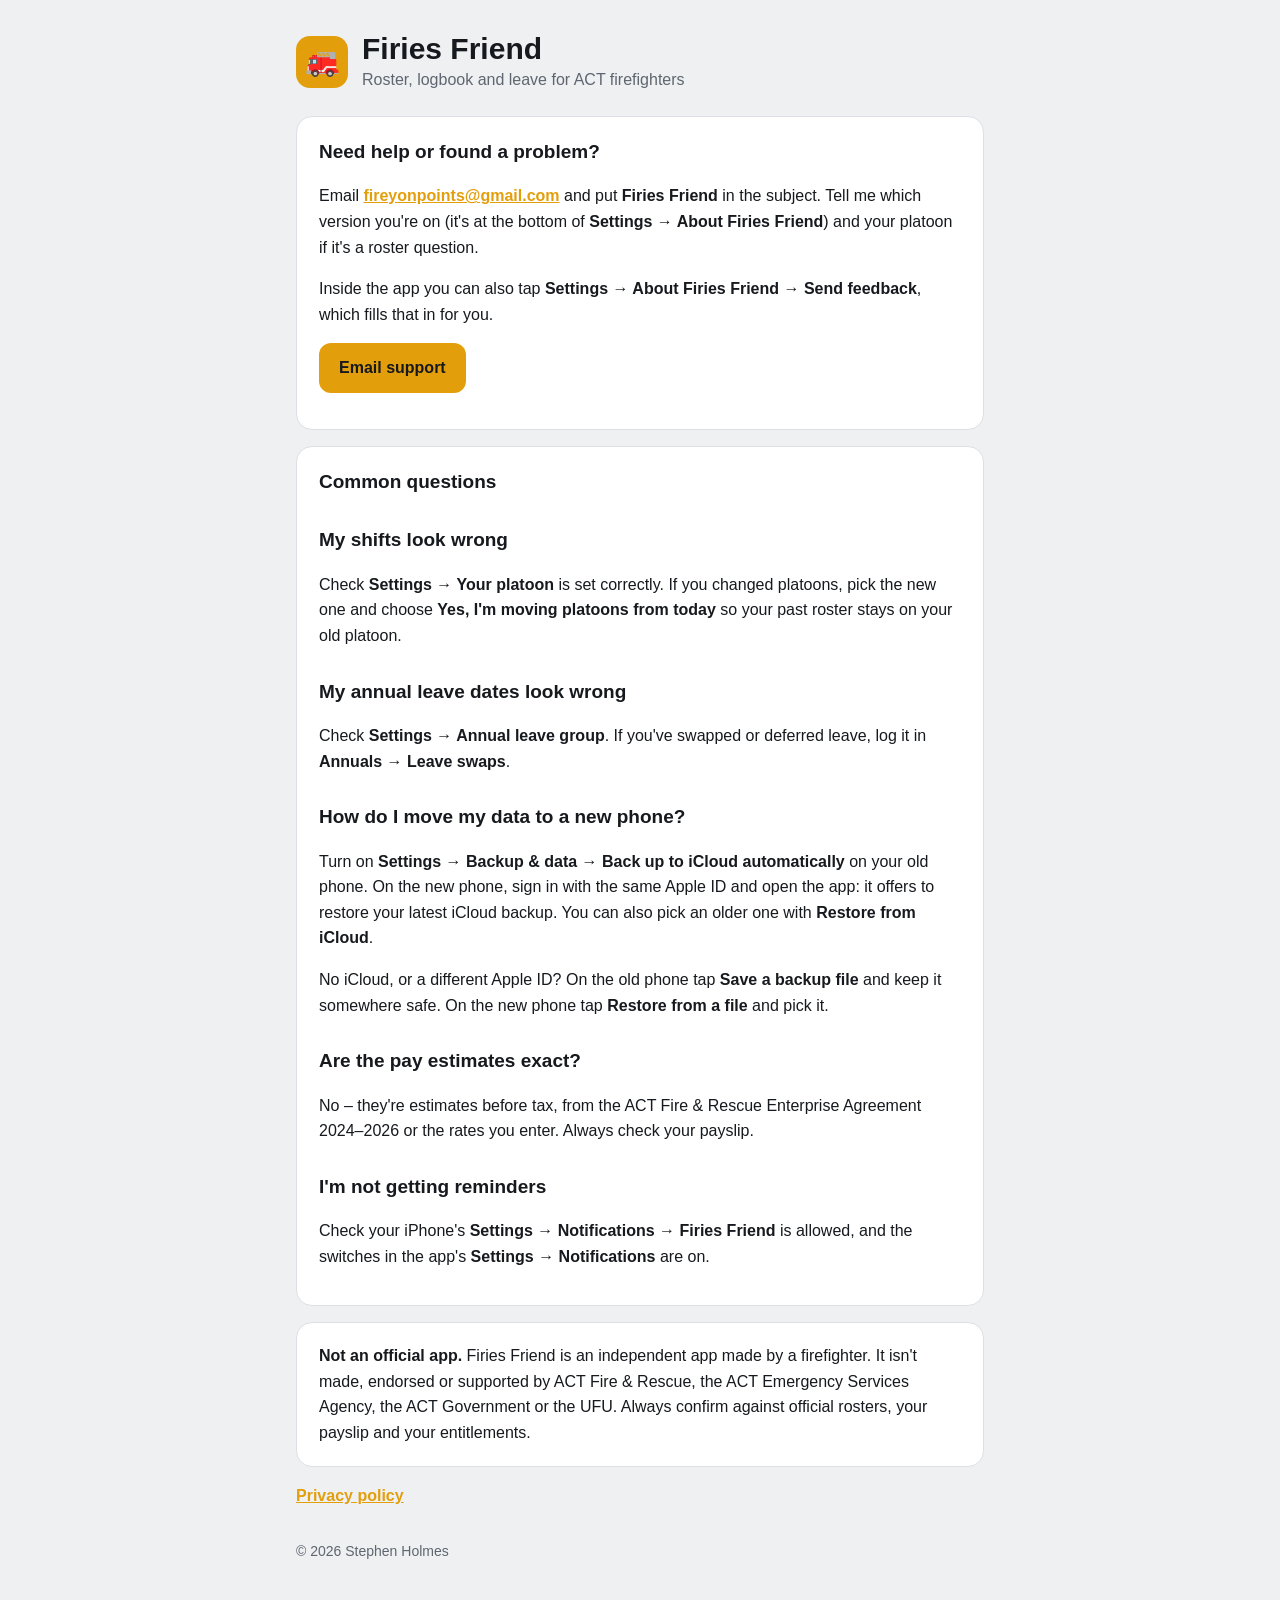
<file: index.html>
<!doctype html>
<html lang="en-AU"><head><meta charset="utf-8"><meta name="viewport" content="width=device-width,initial-scale=1">
<title>Firies Friend – Support</title><meta name="description" content="Help and support for Firies Friend, the roster and logbook app for ACT firefighters.">
<link rel="stylesheet" href="style.css"></head>
<body><main>
<header><div class="ic" aria-hidden="true">🚒</div><div><h1>Firies Friend</h1><p class="sub">Roster, logbook and leave for ACT firefighters</p></div></header>

<div class="card">
<h2 style="margin-top:0">Need help or found a problem?</h2>
<p>Email <a href="mailto:fireyonpoints@gmail.com?subject=Firies%20Friend%20support">fireyonpoints@gmail.com</a> and put <b>Firies Friend</b> in the subject. Tell me which version you're on (it's at the bottom of <b>Settings → About Firies Friend</b>) and your platoon if it's a roster question.</p>
<p>Inside the app you can also tap <b>Settings → About Firies Friend → Send feedback</b>, which fills that in for you.</p>
<p><a class="btn" href="mailto:fireyonpoints@gmail.com?subject=Firies%20Friend%20support">Email support</a></p>
</div>

<div class="card">
<h2 style="margin-top:0">Common questions</h2>
<h2>My shifts look wrong</h2>
<p>Check <b>Settings → Your platoon</b> is set correctly. If you changed platoons, pick the new one and choose <b>Yes, I'm moving platoons from today</b> so your past roster stays on your old platoon.</p>
<h2>My annual leave dates look wrong</h2>
<p>Check <b>Settings → Annual leave group</b>. If you've swapped or deferred leave, log it in <b>Annuals → Leave swaps</b>.</p>
<h2>How do I move my data to a new phone?</h2>
<p>Turn on <b>Settings → Backup &amp; data → Back up to iCloud automatically</b> on your old phone. On the new phone, sign in with the same Apple ID and open the app: it offers to restore your latest iCloud backup. You can also pick an older one with <b>Restore from iCloud</b>.</p>
<p>No iCloud, or a different Apple ID? On the old phone tap <b>Save a backup file</b> and keep it somewhere safe. On the new phone tap <b>Restore from a file</b> and pick it.</p>
<h2>Are the pay estimates exact?</h2>
<p>No – they're estimates before tax, from the ACT Fire &amp; Rescue Enterprise Agreement 2024–2026 or the rates you enter. Always check your payslip.</p>
<h2>I'm not getting reminders</h2>
<p>Check your iPhone's <b>Settings → Notifications → Firies Friend</b> is allowed, and the switches in the app's <b>Settings → Notifications</b> are on.</p>
</div>

<div class="card">
<p style="margin:0"><b>Not an official app.</b> Firies Friend is an independent app made by a firefighter. It isn't made, endorsed or supported by ACT Fire &amp; Rescue, the ACT Emergency Services Agency, the ACT Government or the UFU. Always confirm against official rosters, your payslip and your entitlements.</p>
</div>

<nav><a href="privacy.html">Privacy policy</a></nav>
<footer>© 2026 Stephen Holmes</footer>
</main></body></html>
</file>
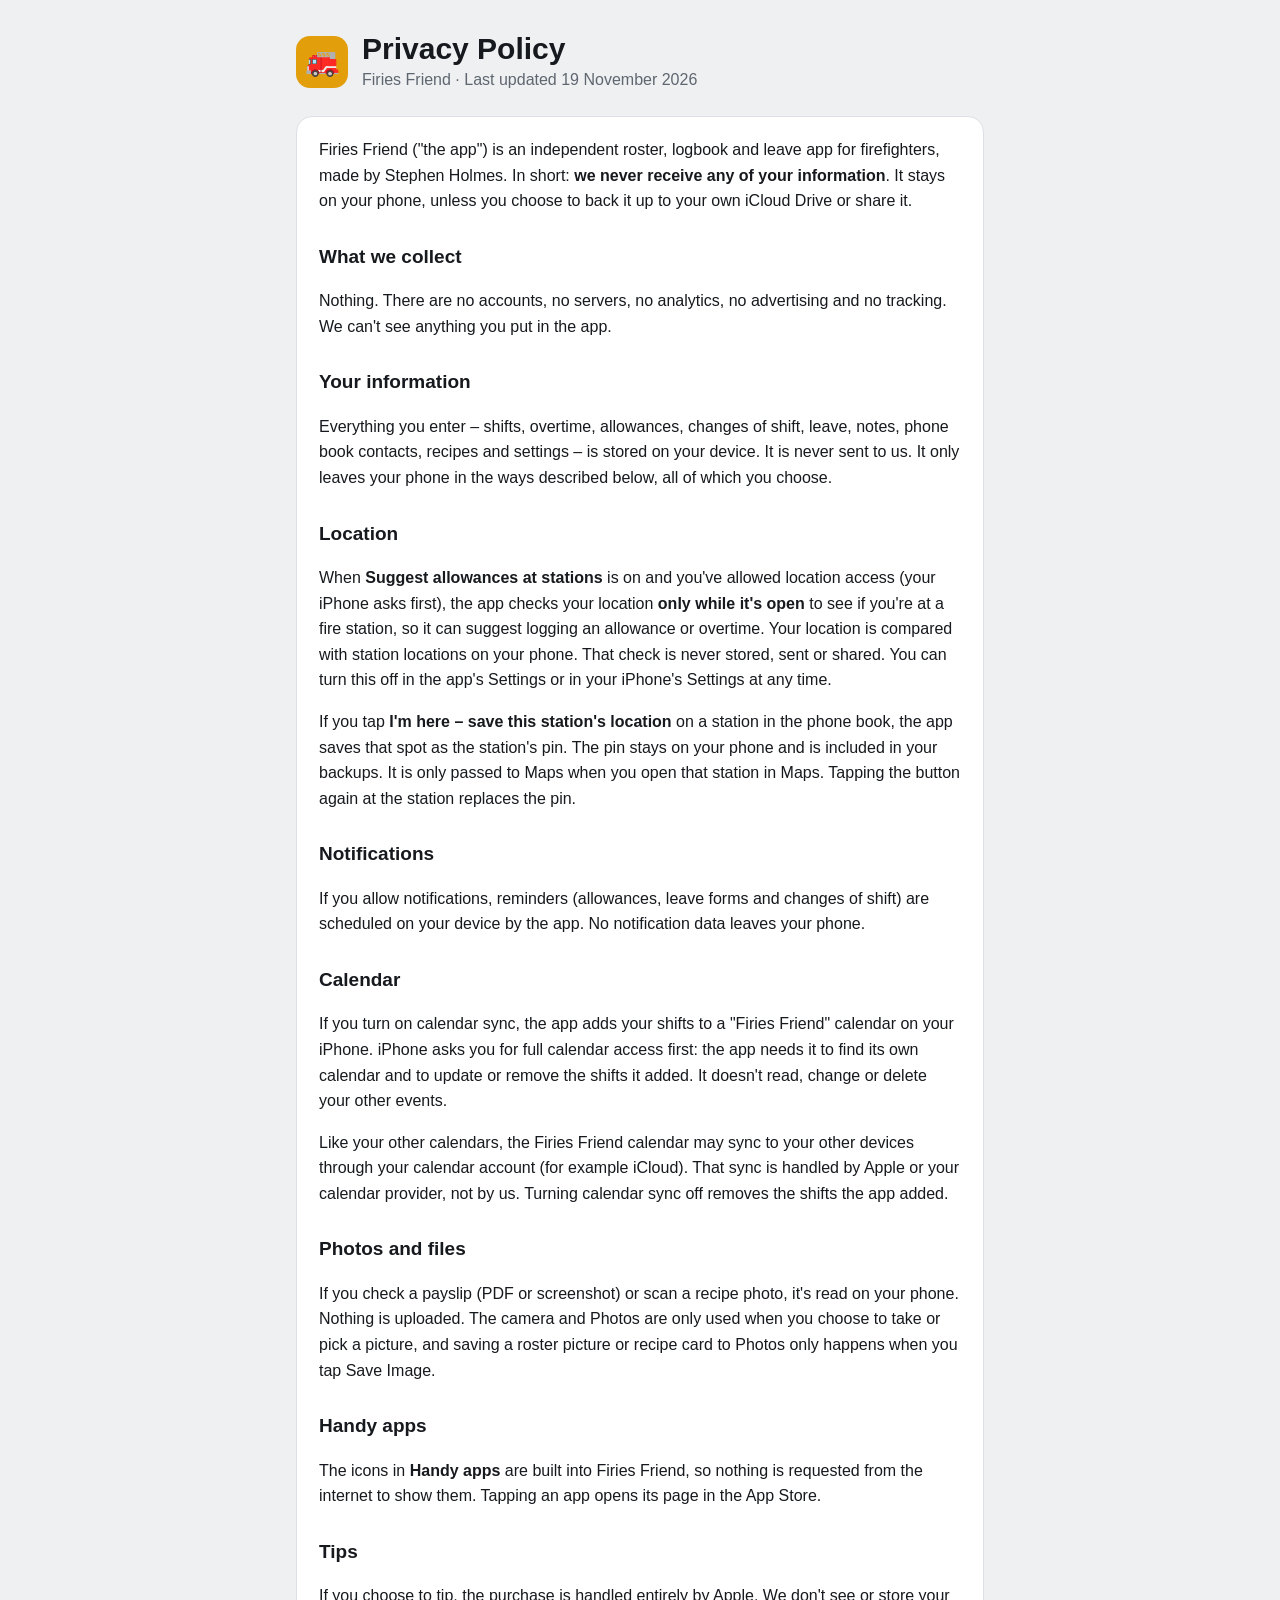
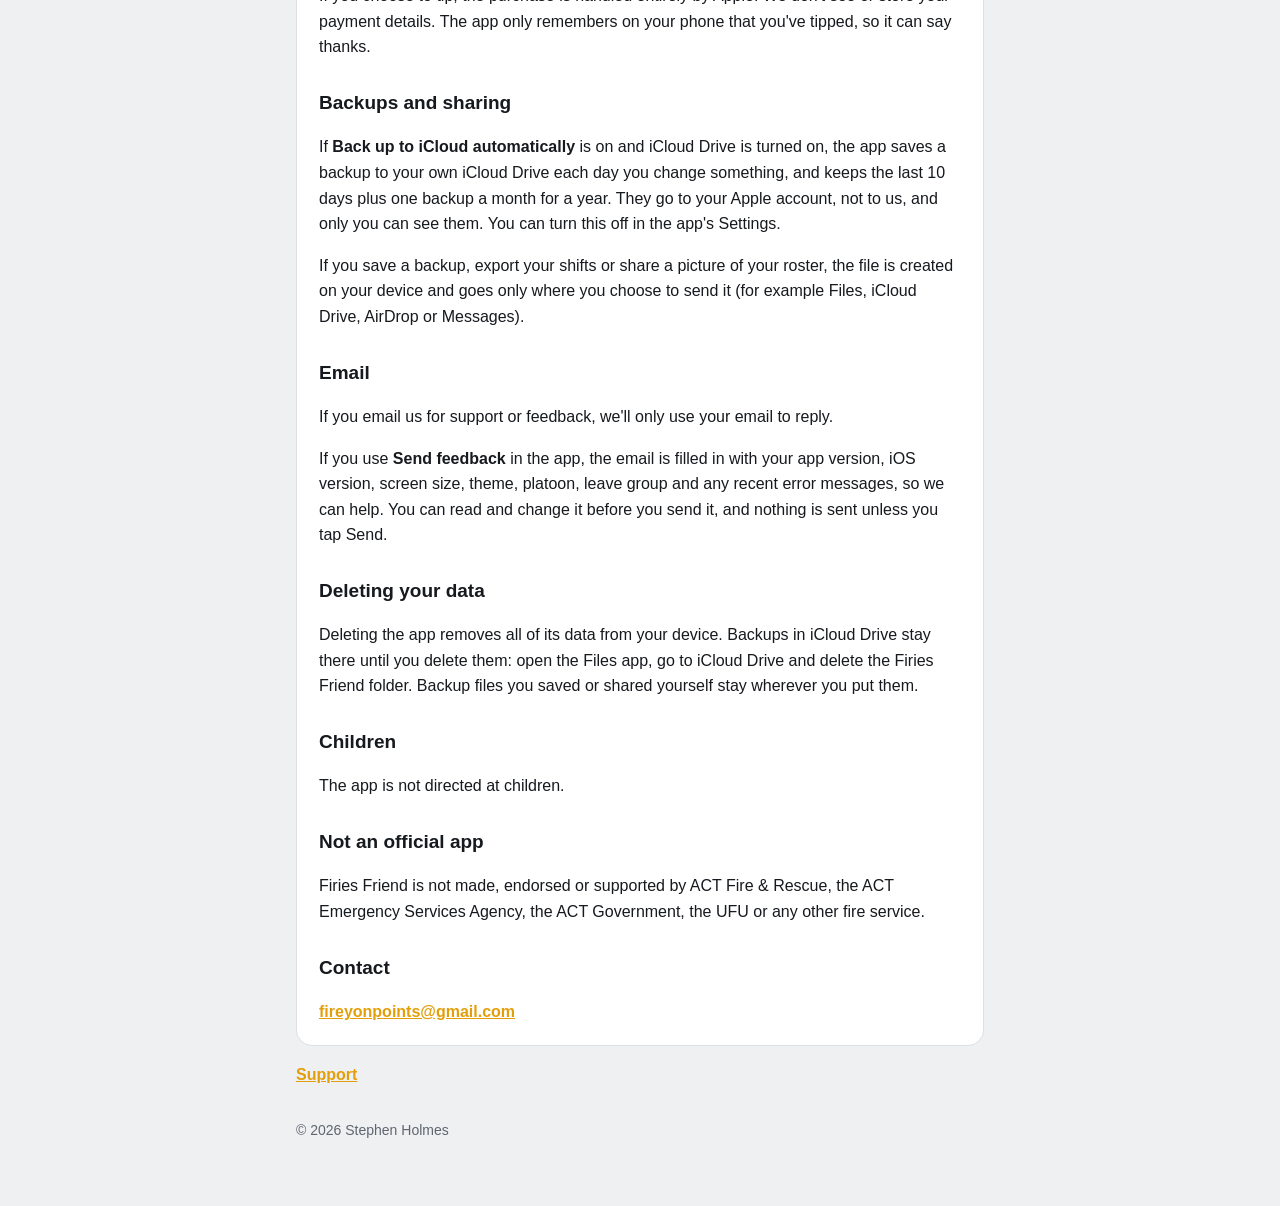
<file: privacy.html>
<!doctype html>
<html lang="en-AU"><head><meta charset="utf-8"><meta name="viewport" content="width=device-width,initial-scale=1">
<title>Firies Friend – Privacy Policy</title><meta name="description" content="Privacy policy for the Firies Friend app.">
<link rel="stylesheet" href="style.css"></head>
<body><main>
<header><div class="ic" aria-hidden="true">🚒</div><div><h1>Privacy Policy</h1><p class="sub">Firies Friend · Last updated 19 November 2026</p></div></header>

<div class="card">
<p style="margin-top:0">Firies Friend ("the app") is an independent roster, logbook and leave app for firefighters, made by Stephen Holmes. In short: <b>we never receive any of your information</b>. It stays on your phone, unless you choose to back it up to your own iCloud Drive or share it.</p>

<h2>What we collect</h2>
<p>Nothing. There are no accounts, no servers, no analytics, no advertising and no tracking. We can't see anything you put in the app.</p>

<h2>Your information</h2>
<p>Everything you enter – shifts, overtime, allowances, changes of shift, leave, notes, phone book contacts, recipes and settings – is stored on your device. It is never sent to us. It only leaves your phone in the ways described below, all of which you choose.</p>

<h2>Location</h2>
<p>When <b>Suggest allowances at stations</b> is on and you've allowed location access (your iPhone asks first), the app checks your location <b>only while it's open</b> to see if you're at a fire station, so it can suggest logging an allowance or overtime. Your location is compared with station locations on your phone. That check is never stored, sent or shared. You can turn this off in the app's Settings or in your iPhone's Settings at any time.</p>
<p>If you tap <b>I'm here – save this station's location</b> on a station in the phone book, the app saves that spot as the station's pin. The pin stays on your phone and is included in your backups. It is only passed to Maps when you open that station in Maps. Tapping the button again at the station replaces the pin.</p>

<h2>Notifications</h2>
<p>If you allow notifications, reminders (allowances, leave forms and changes of shift) are scheduled on your device by the app. No notification data leaves your phone.</p>

<h2>Calendar</h2>
<p>If you turn on calendar sync, the app adds your shifts to a "Firies Friend" calendar on your iPhone. iPhone asks you for full calendar access first: the app needs it to find its own calendar and to update or remove the shifts it added. It doesn't read, change or delete your other events.</p>
<p>Like your other calendars, the Firies Friend calendar may sync to your other devices through your calendar account (for example iCloud). That sync is handled by Apple or your calendar provider, not by us. Turning calendar sync off removes the shifts the app added.</p>

<h2>Photos and files</h2>
<p>If you check a payslip (PDF or screenshot) or scan a recipe photo, it's read on your phone. Nothing is uploaded. The camera and Photos are only used when you choose to take or pick a picture, and saving a roster picture or recipe card to Photos only happens when you tap Save Image.</p>

<h2>Handy apps</h2>
<p>The icons in <b>Handy apps</b> are built into Firies Friend, so nothing is requested from the internet to show them. Tapping an app opens its page in the App Store.</p>

<h2>Tips</h2>
<p>If you choose to tip, the purchase is handled entirely by Apple. We don't see or store your payment details. The app only remembers on your phone that you've tipped, so it can say thanks.</p>

<h2>Backups and sharing</h2>
<p>If <b>Back up to iCloud automatically</b> is on and iCloud Drive is turned on, the app saves a backup to your own iCloud Drive each day you change something, and keeps the last 10 days plus one backup a month for a year. They go to your Apple account, not to us, and only you can see them. You can turn this off in the app's Settings.</p>
<p>If you save a backup, export your shifts or share a picture of your roster, the file is created on your device and goes only where you choose to send it (for example Files, iCloud Drive, AirDrop or Messages).</p>

<h2>Email</h2>
<p>If you email us for support or feedback, we'll only use your email to reply.</p>
<p>If you use <b>Send feedback</b> in the app, the email is filled in with your app version, iOS version, screen size, theme, platoon, leave group and any recent error messages, so we can help. You can read and change it before you send it, and nothing is sent unless you tap Send.</p>

<h2>Deleting your data</h2>
<p>Deleting the app removes all of its data from your device. Backups in iCloud Drive stay there until you delete them: open the Files app, go to iCloud Drive and delete the Firies Friend folder. Backup files you saved or shared yourself stay wherever you put them.</p>

<h2>Children</h2>
<p>The app is not directed at children.</p>

<h2>Not an official app</h2>
<p>Firies Friend is not made, endorsed or supported by ACT Fire &amp; Rescue, the ACT Emergency Services Agency, the ACT Government, the UFU or any other fire service.</p>

<h2>Contact</h2>
<p style="margin-bottom:0"><a href="mailto:fireyonpoints@gmail.com?subject=Firies%20Friend%20privacy">fireyonpoints@gmail.com</a></p>
</div>
<nav><a href="index.html">Support</a></nav>
<footer>© 2026 Stephen Holmes</footer>
</main></body></html>
</file>
<file: style.css>
:root{--bg:#EEF0F2;--card:#fff;--ink:#16191D;--muted:#5F6670;--line:#DCE0E5;--accent:#E39E0C}
@media (prefers-color-scheme:dark){:root{--bg:#121417;--card:#1B1E22;--ink:#EEF0F2;--muted:#A3AAB3;--line:#2B3036}}
*{box-sizing:border-box}body{margin:0;background:var(--bg);color:var(--ink);font:16px/1.6 -apple-system,BlinkMacSystemFont,"Segoe UI",Roboto,sans-serif}
main{max-width:720px;margin:0 auto;padding:32px 16px 64px}
header{display:flex;align-items:center;gap:14px;margin-bottom:24px}header .ic{width:52px;height:52px;border-radius:14px;background:var(--accent);display:grid;place-items:center;font-size:28px}
h1{font-size:30px;line-height:1.15;margin:0}h2{font-size:19px;margin:28px 0 6px}
.card{background:var(--card);border:1px solid var(--line);border-radius:16px;padding:20px 22px;margin-bottom:16px}
.sub{color:var(--muted);margin:0}a{color:var(--accent);font-weight:600}
.btn{display:inline-block;background:var(--accent);color:#16191D;text-decoration:none;padding:12px 20px;border-radius:12px;font-weight:700}
nav{display:flex;gap:16px;margin-top:8px}footer{color:var(--muted);font-size:14px;margin-top:32px}
ul{padding-left:20px}li{margin:4px 0}
</file>
